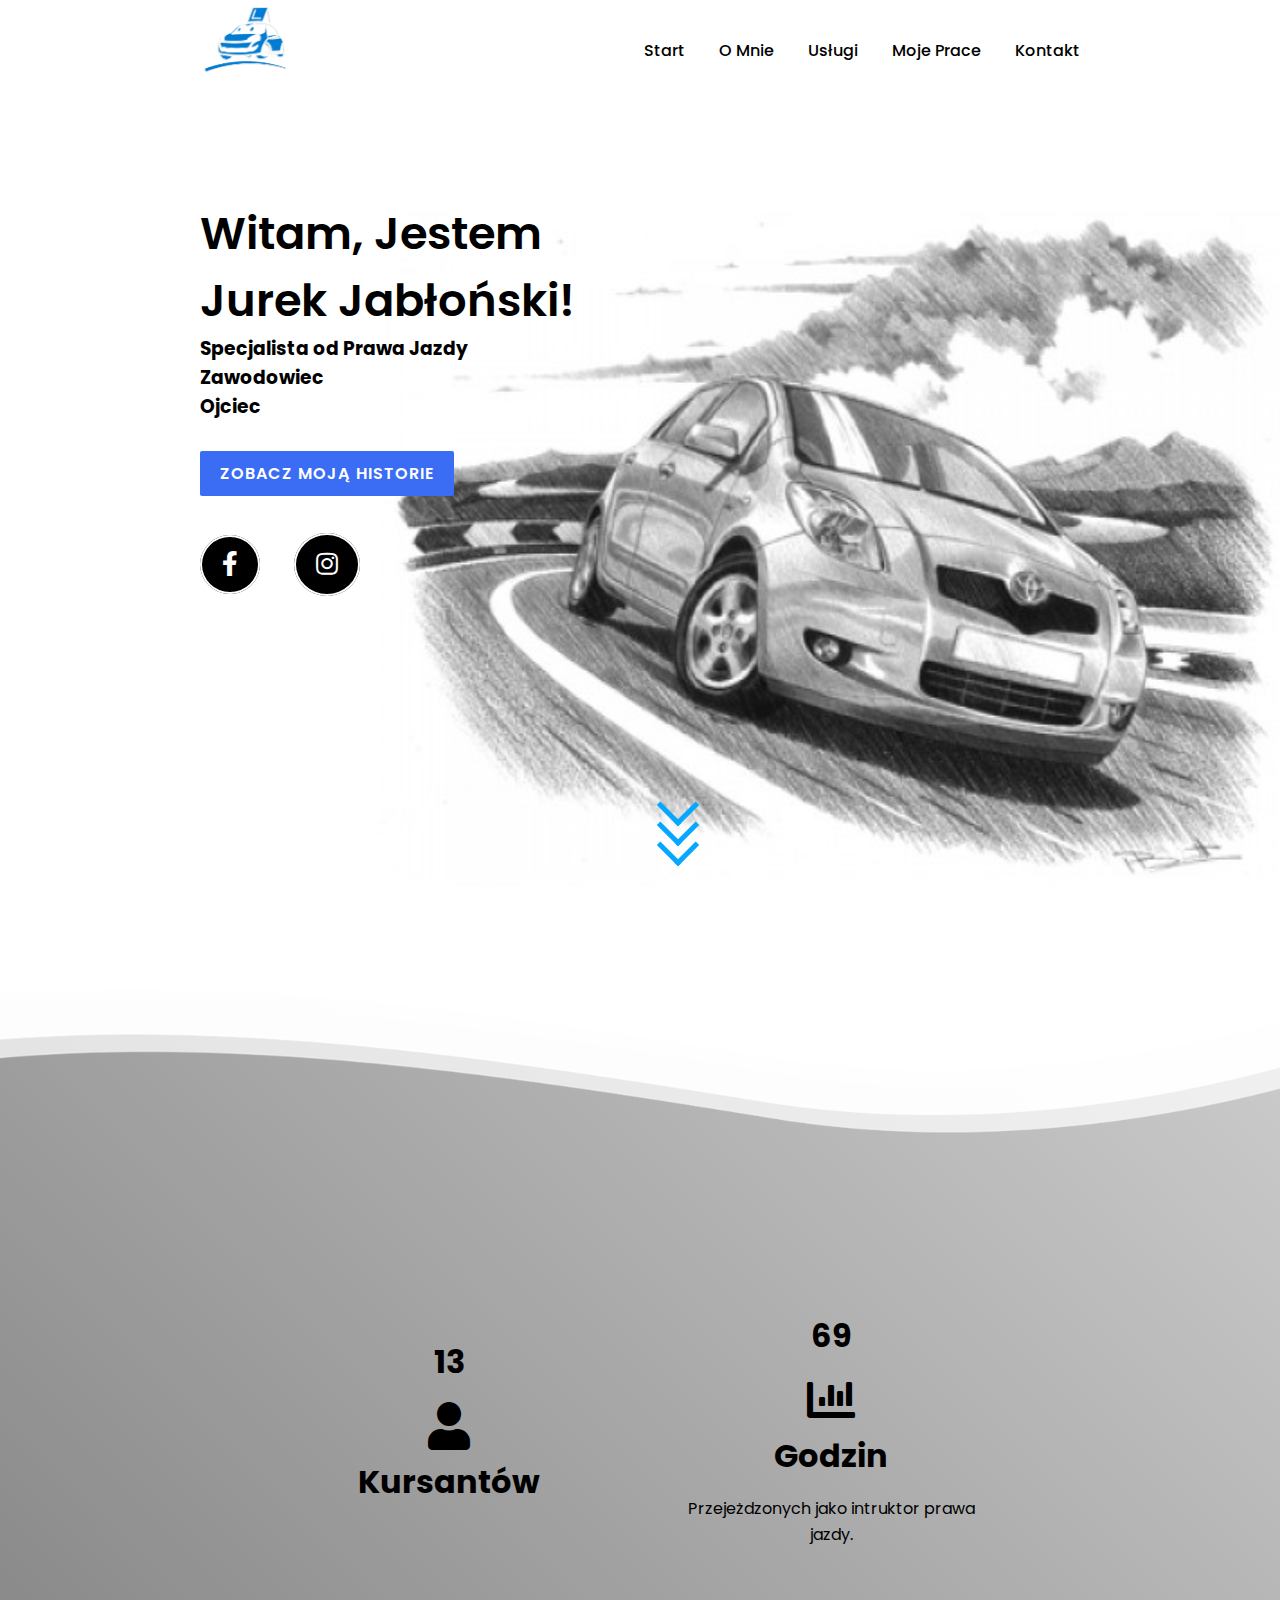
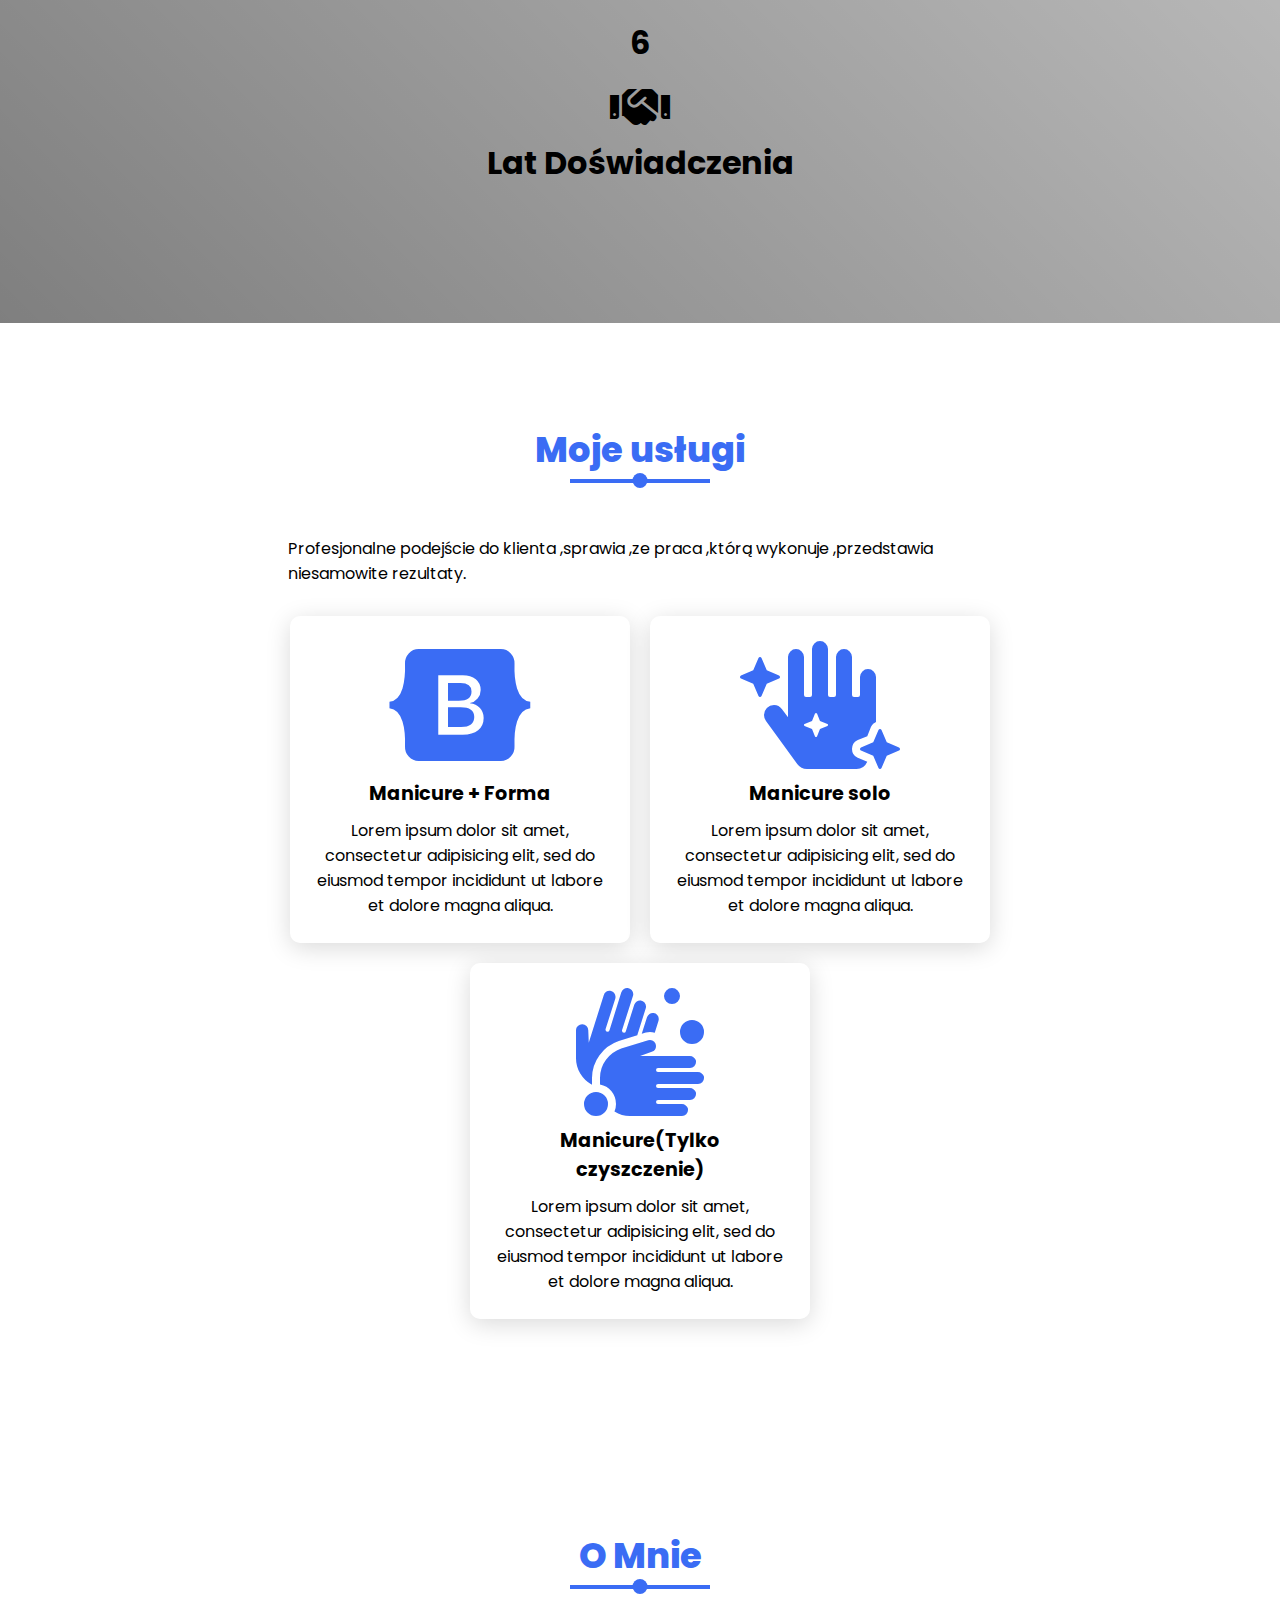
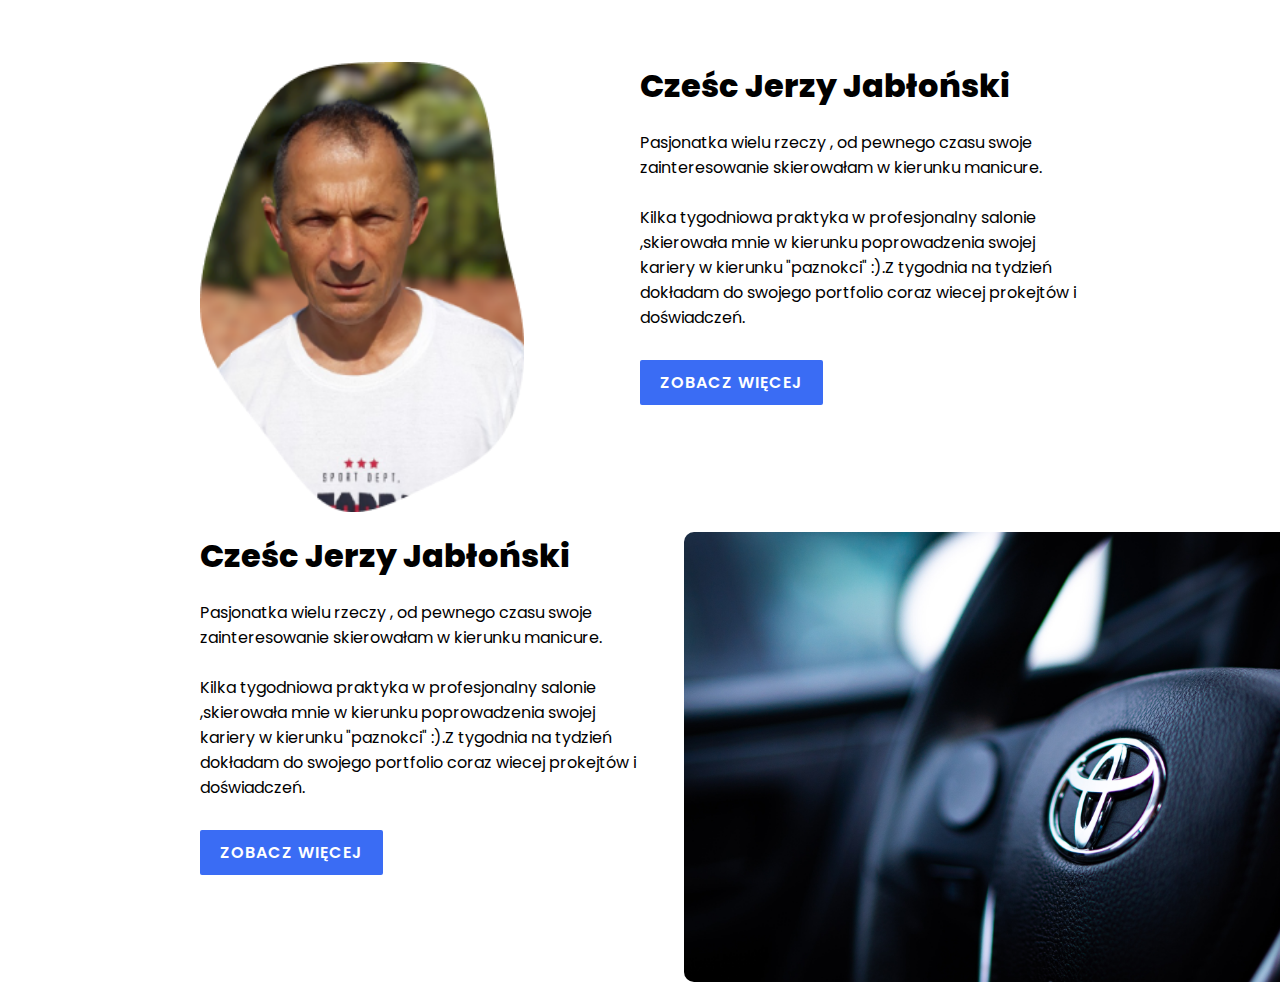
<file: Jerzy/index.html>
<html lang="pl" dir="ltr">

<head>
	<meta charset="utf-8">
	<meta name="viewport" content="width=device-width, initial-scale=1.0">
	<title>Sonosenti</title>
	<link rel="stylesheet" href="https://cdnjs.cloudflare.com/ajax/libs/font-awesome/5.15.2/css/all.min.css" />
	<script src="https://cdnjs.cloudflare.com/ajax/libs/gsap/3.6.0/gsap.min.js"></script>
	<link rel="stylesheet" href="style.css">
</head>

<body>

	<header>
		<a href="#" class="brand"><img class="logo" src="yaris.png" alt=""></a>
		<div class="menu-btn"></div>
		<div class="navigation">
			<a href="#main">Start</a>
			<a href="#about">O Mnie</a>
			<a href="#services">Usługi</a>
			<a href="#work">Moje Prace</a>
			<a href="#contact">Kontakt</a>

		</div>
	</header>

	<section class="main" id="main">
		<div class="content">
			<h2>Witam, Jestem <br><span>Jurek Jabłoński!</span></h2>
			<div class="animated-text">
				<h3>Specjalista od Prawa Jazdy</h3>
				<h3>Zawodowiec</h3>
				<h3>Ojciec</h3>
			</div>
			<a href="#" class="btn">Zobacz Moją Historie</a>
			<div class="media-icons">
				<a href="#"><i class="fab fa-facebook-f"></i></a>
				<a href="https://www.instagram.com/senti_nails/?hl=pl" target="_blank"><i
						class="fab fa-instagram"></i></a>
			</div>

		</div>
		<div class="arrow">
			<span></span>
			<span></span>
			<span></span>
		</div>
	</section>

	<section class="subs">
		<div class="container">
			<div class="box">
				<div id="user">0</div>
				<i class="fas fa-user fa-3x"></i>
				<h2>Kursantów</h2>
				<p>
				</p>
			</div>

			<div class="box">
				<div id="subsc">0</div>
				<i class="fas fa-chart-bar fa-3x"></i>
				<h2>Godzin</h2>
				<p>Przejeżdzonych jako intruktor prawa jazdy.
				</p>
			</div>

			<div class="box">
				<div id="contact">0</div>
				<i class="fas fa-handshake fa-3x"></i>
				<h2>Lat Doświadczenia</h2>
				<p>
				</p>
			</div>

		</div>


	</section>

	<section class="services" id="services">
		<div class="title reveal">
			<h2 class="section-title">Moje usługi</h2>
			<p>Profesjonalne podejście do klienta ,sprawia ,ze praca ,którą wykonuje ,przedstawia niesamowite rezultaty.
			</p>
		</div>
		<div class="content">
			<div class="card reveal">
				<div class="service-icon">
					<i class="fab fa-bootstrap"></i>
				</div>
				<div class="info">
					<h3>Manicure + Forma</h3>
					<p>Lorem ipsum dolor sit amet, consectetur adipisicing elit, sed do eiusmod
						tempor incididunt ut labore et dolore magna aliqua.</p>
				</div>
			</div>
			<!-- !-- Nastepna karta (dodac reveal--! -->
			<div class="card reveal">
				<div class="service-icon">
					<i class="fas fa-hand-sparkles"></i>
				</div>
				<div class="info">
					<h3>Manicure solo</h3>
					<p>Lorem ipsum dolor sit amet, consectetur adipisicing elit, sed do eiusmod
						tempor incididunt ut labore et dolore magna aliqua.</p>
				</div>
			</div>
			<!-- !-- Nastepna karta --! -->
			<div class="card reveal">
				<div class="service-icon">
					<i class="fas fa-hands-wash"></i>
				</div>
				<div class="info">
					<h3>Manicure(Tylko czyszczenie)</h3>
					<p>Lorem ipsum dolor sit amet, consectetur adipisicing elit, sed do eiusmod
						tempor incididunt ut labore et dolore magna aliqua. </p>
				</div>
			</div>

		</div>

	</section>

	<section class="about" id="about">
		<div class="title reveal">
			<h2 class="section-title">O Mnie</h2>
		</div>
		<div class="content">
			<div class="column col-left reveal">
				<div class="img-card">
					<img src="wujekFigma.png" alt="">
				</div>
			</div>
			<div class="column col-right reveal">
				<h2 class="content-title">Cześc Jerzy Jabłoński
				</h2>
				<p class="paragraph-text">Pasjonatka wielu rzeczy , od pewnego czasu swoje zainteresowanie skierowałam w
					kierunku manicure.<br><br>
					Kilka tygodniowa praktyka w profesjonalny salonie ,skierowała mnie w kierunku poprowadzenia swojej
					kariery w kierunku "paznokci" :).Z tygodnia na tydzień dokładam do swojego portfolio coraz wiecej
					prokejtów i doświadczeń.</p>
				<a href="#" class="btn">Zobacz Więcej</a>
			</div>
		</div>

		<div class="content content2">
			<div class="column col-float reveal">
				<div class="img-card">
					<img src="toyota.jpg" alt="">
				</div>
			</div>
			<div class="column col-right reveal">
				<h2 class="content-title">Cześc Jerzy Jabłoński
				</h2>
				<p class="paragraph-text">Pasjonatka wielu rzeczy , od pewnego czasu swoje zainteresowanie skierowałam w
					kierunku manicure.<br><br>
					Kilka tygodniowa praktyka w profesjonalny salonie ,skierowała mnie w kierunku poprowadzenia swojej
					kariery w kierunku "paznokci" :).Z tygodnia na tydzień dokładam do swojego portfolio coraz wiecej
					prokejtów i doświadczeń.</p>
				<a href="#" class="btn">Zobacz Więcej</a>
			</div>
		</div>
	</section>



	<script src="main.js"></script>
</body>

</html>
</file>
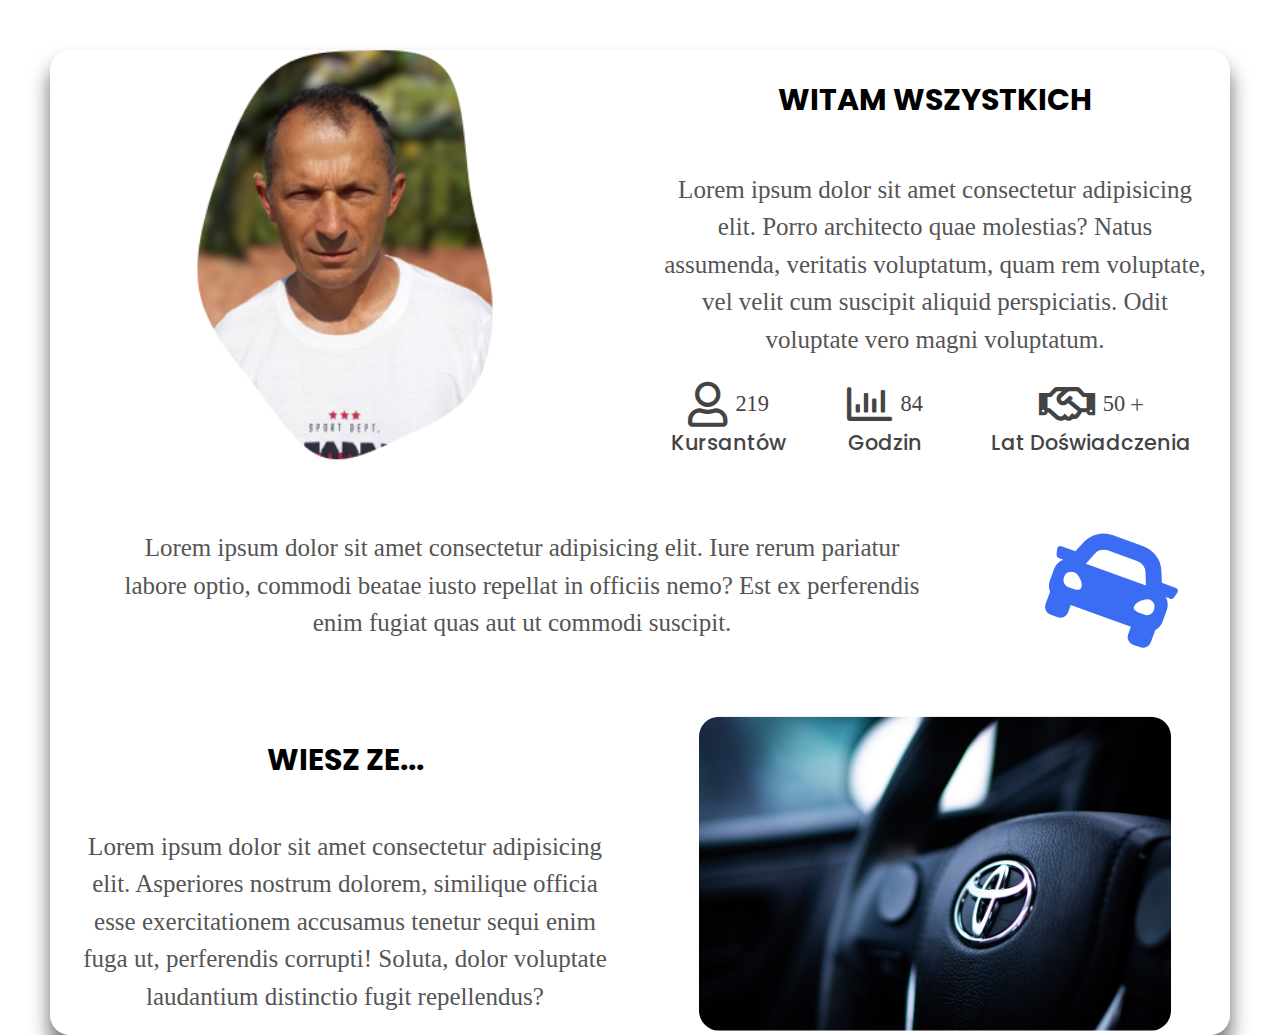
<file: About/indexo.html>
<html lang="pl" dir="ltr">

<head>
    <meta charset="utf-8">
    <meta name="viewport" content="width=device-width, initial-scale=1.0">
    <title>Sonosenti</title>
    <link rel="stylesheet" href="https://cdnjs.cloudflare.com/ajax/libs/font-awesome/5.15.2/css/all.min.css" />
    <script src="https://cdnjs.cloudflare.com/ajax/libs/gsap/3.6.0/gsap.min.js"></script>
    <link rel="stylesheet" href="stylando.css">
    <script src="https://cdnjs.cloudflare.com/ajax/libs/jquery/3.6.0/jquery.min.js"
        integrity="sha512-894YE6QWD5I59HgZOGReFYm4dnWc1Qt5NtvYSaNcOP+u1T9qYdvdihz0PPSiiqn/+/3e7Jo4EaG7TubfWGUrMQ=="
        crossorigin="anonymous"></script>

</head>

<body>
    <div class="container">
        <div class="item-1">
            <img src="wujekFigma.png" alt="Wujek">
        </div>
        <div class="item-2">
            <h3>Witam wszystkich</h3>
            <p>Lorem ipsum dolor sit amet consectetur adipisicing elit. Porro architecto quae molestias? Natus
                assumenda, veritatis voluptatum, quam rem voluptate, vel velit cum suscipit aliquid perspiciatis.
                Odit voluptate vero magni voluptatum.</p>
            <div class="experience">
                <div id="counters_1">

                    <div class="row">
                        <i class="fas fa-user fa-3x"></i>
                        <div class="counter" data-TargetNum="777" data-Easing="linear"> 3
                        </div>
                        <span>Kursantów</span>
                    </div>

                    <div class="row">
                        <i class="fas fa-chart-bar fa-3x"></i>
                        <div class="counter" data-TargetNum="300" data-Easing="linear">0
                        </div>
                        <span>Godzin</span>
                    </div>

                    <div class="row">
                        <i class="fas fa-handshake fa-3x"></i>
                        <div class="counter" data-TargetNum="60" data-Easing="linear" data-Speed="1000">0
                        </div>
                        <p class="sign">+</p>
                        <span>Lat Doświadczenia</span>
                    </div>
                </div>

            </div>
        </div>

        <div class="text">
            <p>Lorem ipsum dolor sit amet consectetur adipisicing elit. Iure rerum pariatur labore optio, commodi beatae
                iusto repellat in officiis nemo? Est ex perferendis enim fugiat quas aut ut commodi suscipit.</p>
        </div>

        <div class="icon"><i class="fas fa-car big"></i>
        </div>
        <div class="item-3">
            <h3>Wiesz ze...</h3>
            <p>Lorem ipsum dolor sit amet consectetur adipisicing elit. Asperiores nostrum dolorem, similique
                officia esse exercitationem accusamus tenetur sequi enim fuga ut, perferendis corrupti! Soluta,
                dolor voluptate laudantium distinctio fugit repellendus?</p>
        </div>
        <div class="item-4">
            <img src="toyota.jpg" alt="Toyota">
        </div>
    </div>

    <script src="multi-animated-counter.js"></script>
</body>

</html>
</file>
<file: Jerzy/style.css>
@import url('https://fonts.googleapis.com/css2?family=Poppins&:ital,wght@0,100;0,200;0,300;0,400;0,500;0,600;0,700;0,800;');

*{
	margin: 0;
	padding: 0;
	box-sizing: border-box;
	font-family:'Poppins', sans-serif;
	scroll-behavior: smooth;
}

html,body{
    overflow-x: hidden;
}
section{
	padding: 100px 200px;

}
header{
	z-index:999;
	/*position: fixed;*/
	/*background: rgba(255, 255, 255, 0.1);*/
	/*background: rgba(255, 25, 0, 0.2);*/
	top: 0;
	left:0;
	width:100%;
	padding: 0px 200px;
	display: flex;
	justify-content: space-between;
	align-items: center;
	transition: 0.5s ease;
}
header.sticky{
	background: #3a6cf4;
	padding: 10px 200px;
}
header .brand{
	color:#fff;
	font-size: 1.8em;
	font-weight: 700;
	text-transform: uppercase;
	text-decoration: none;
}
header .logo{
	width:100px;
	height: 100px;
}
header .navigation{
	postion: relative;
}
header .navigation a{
	padding-bottom: 5px;
	color: #000;
	font-size: 1.0rem;
	font-weight: 500;
	text-decoration: none;
	margin-left: 30px;

}
header .navigation a:hover{
	border-bottom: 3px solid black;
}

/*header.sticky .navigation a:hover{
	color:000;
}*/
body{
	min-height: 100vh;
}

.main{
	position: relative;
	width: 100%;
	min-height: 100vh;
	display: flex;
	/*align-items: center;*/
	background: url(yaris3.jpg)no-repeat;
	background-size: contain;
	background-color: #fff;
	background-position: right;
	/* background-attachment: fixed;  */
}
.main .content{
	max-width: 800px;
}
.main .content h2{
	color:#000;
	font-size: 2em;
	font-weight:500;
}
.main .content h2{
	font-size: 2.8em;
	font-weight: 600;
}

.btn{
	margin-top: 30px;
	color: #fff;
	background: #3a6cf4;
	font-size: 1em;
	font-weight: 600;
	display: inline-block;
	padding: 10px 20px;
	text-transform: uppercase;
	text-decoration: none;
	letter-spacing: 1px;
	border-radius: 2px;
	transition: 0.5s ease;
}

.btn:hover{
	background: #235bf6;
}

.media-icons{
	margin-top: 50px;

}
.media-icons a{
	border: 2px solid white;
	border-radius: 50%;
	padding: 10px 20px;
	background-color: #000;
	color:#fff;
	font-size: 25px;
	margin-right: 30px;
}
.media-icons a:nth-child(2){
	padding: 12px 20px;
}

.arrow{
	position: absolute;
	top:65%;
	left:53%;
	transform: translate(-50%, 230%);
}

.arrow span{
	display: block;
	width: 30px;
	height: 30px;
	border-bottom: 5px solid #06A8FF;
	border-right: 5px solid #06A8FF;
	transform: rotate(45deg);
	margin: -10px;
	animation: scroll 2s infinite;
}

.arrow span:nth-child(2){
	animation-delay: -.2s;
}

.arrow span:nth-child(3){
	animation-delay: -.4s;
}

@keyframes scroll{
	0%{
		opacity:0;
		transform: rotate(45deg) translate(-20px, -20px);
	}
	50%{
		opacity:1;
	}
	100%{
		opacity:0;
		transform: rotate(45deg) translate(20px, 20px);
	}
}

.subs{
	width:100%;
	/* height:100vh; */
	display: flex;
	flex-wrap: wrap;
	justify-content: center;
	align-items: center;
	background-image: linear-gradient(45deg, rgba(0,0,0, .5)0%, rgba(0,0,0, .2)100%);
	background-repeat: no-repeat;
	background-position: center;
	background-size: cover;

}
.counter-up .content{
	z-index: 1;
	position: relative;
	display: flex;
	width: 100%;
	height: 100%;
	flex-wrap: wrap;
	align-items: center;
	justify-content: space-between;
  }

.subs .container {
	z-index: 1;
	position: relative;
	display: flex;
	width: 100%;
	height: 100%;
	flex-wrap: wrap;
	margin-top:10rem;
	/* align-items: center;
	justify-content: space-between; */
	/* width: 100%;
	display: flex; */
	/*flex-wrap: wrap;*/

	justify-content: center;
	align-items: center;
	flex-direction:row;
}
/* .counter-up .content .box{
	border: 1px dashed rgba(255,255,255,0.6);
	width: calc(25% - 30px);
	border-radius: 5px;
	display: flex;
	align-items: center;
	justify-content: space-evenly;
	flex-direction: column;
	padding: 20px;
  } */

.subs .container .box{
	/* border: 2px solid white;
    border-radius: 10%; */
	width: calc(25% - 30px);
	width:350px;
	height: auto;
	padding: 1rem .5rem;
	margin: 0 1rem;
	color: black;
	text-align: center;
	display: flex;
	align-items: center;
	justify-content: space-evenly;
	flex-direction: column;
	padding: 20px;
}

.box i {

	margin: 1rem 0 0 0;

}


/*To mozna pozmieniac*/
.box h2{
	font-size: 2rem;
	font-weight: bold;
	margin: .5rem 0 1rem 0;
}

.box p {
	display:flex;
	line-height: 1.6;
	/*word-break: break-all;*/
}

#user,#subsc,#contact{
	font-size: 2rem;
	font-weight: bold;
	margin: 2rem 0 0 0;
}

.subs::before{
	content:"";
	position: absolute;
	/* top: -3px; */
	bottom: -28%;
	left: 0;
	width: 100%;
	height: 11.1rem;
	background: url("wave-large-reversed1.png") center no-repeat;
	background-size: cover;
}

*::before,
*::after{
	margin: 0;
	padding: 0;
	box-sizing: inherit;
}

.services .content{
	display: flex;
	justify-content: center;
	flex-wrap: wrap;
	flex-direction: row;
	margin-top: 20px;
}
.title p{
	font-size: 1em;
	width:80%;
}

.services .content .card{
	background: #fff;
	width: 340px;
	margin:10px;
	padding:25px;
	justify-content: center;
	align-items: center;
	flex-direction: column;
	box-shadow: 0 5px 25px rgba(1 1 1 / 15%);
	border-radius: 10px;
}
.services .content .card .service-icon{
	color:#3a6cf4;
	font-size: 8em;
	text-align: center;
	transition: transform 0.5s ease;
}
.services .content .card:hover .service-icon{
	transform: translateY(-10px);
}

.services .content .card .info{
	text-align:center;
}
.services .content .card .info h3{
	color: #000;
	font-size: 1.2em;
	font-weight: 700;
	margin:10px;
	text-align: center;
}
.service-icon .counter {
	font-size: 4rem;
}

@media screen and (max-width: 1036px) {
	.subs{
	  padding: 50px 50px 0 50px;
	}
	/* .section{
		padding: 80px 20px;
	} */
	.subs .container .box{
		width: calc(50% - 30px);
		margin-bottom: 50px;
	  }
}
@media screen and (max-width: 580px) {
	.subs .container .box{
	  width: 100%;
	}
	.section{
		padding: 80px 20px;
	}
  }
  @media screen and (max-width: 500px) {
	
	.subs{
	  padding: 30px 20px 0 20px;
	}
  }

  .title{
	width: 100%;
	display: flex;
	justify-content: center;
	align-items: center;
	flex-direction: column;
}
.section-title{
	position: relative;
	color:#3a6cf4;
	font-size:2.2rem;
	font-weight: 800;
	margin-bottom: 60px;
}
.section-title:before{
	content:'';
	position: absolute;
	top:56px;
	left: 50%;
	width: 140px;
	height:4px;
	background: #3a6cf4;
	transform: translateX(-50%);
}

.section-title:after{
	content: '';
	position: absolute;
	top:50px;
	left:50%;
	width: 15px;
	height: 15px;
	border-radius: 50%;
	background: #3a6cf4;
	transform: translateX(-50%);
}

.about .content{
	postion: relative;
	width:100%;
	display: flex;
	justify-content: space-between;
	margin-top: 20px;
}
.about .content .col-left{
	position: relative;
	width:45%;
}
.about .content .col-right{
	position: relative;
	width:50%;
}
.about .content .col-left .img-card{
	position: relative;
	width:100%;
	min-height: 450px;
}

.about .content .col-left .img-card img{
	position: absolute;
	top:0;
	left:0;
	/* width:100%; */
	height:100%;
	object-fit: cover;
	border-radius: 10px;
	/*object-fit: contain;*/
}

.about .content .col-right .content-title{
	font-size: 2em;
	font-weight: 800;
	margin-bottom: 20px;
}
.about .content .col-right .paragraph-text{
	font-size: 1em;
}

.about .content .col-float{
	/* position: relative; */
	float: right;
	width:45%;
}

.about .content .col-float .img-card img{
	position: absolute;
	top:0;
	left:0;
	/* width:100%; */
	height:100%;
	object-fit: cover;
	border-radius: 10px;
	/*object-fit: contain;*/
}

.about .content .col-float .img-card{
	position: relative;
	width:100%;
	min-height: 450px;
}

.about .content2{
	display:block;
}
</file>
<file: About/stylando.css>
@import url('https://fonts.googleapis.com/css2?family=Poppins&:ital,wght@0,100;0,200;0,300;0,400;0,500;0,600;0,700;0,800;');

* {
    margin: 0;
    padding: 0;
    box-sizing: border-box;
}

body {
    /* width: 110vh; */
    height: 110vh;
    padding: 50px 200px;
    /* background-color: orangered; */
    /* background: linear-gradient( to right bottom,#070808, #131853); */
}

.container{
    position: relative;
    width: 100%;
    /* height: 100%; */
    background-color: white;
    display: flex;
    flex-wrap: wrap;
    justify-content: space-between;

   
    border-radius: 20px;
    box-shadow: 0 15px 20px rgb(0 0 0 / 60%);
    
    
}

.item-1 {
    flex: 0 0 50%;
    
}

.item-2 {
    position: relative;
    flex: 0 0 50%;
    display: flex;
    flex-direction: column;
    justify-content: space-around;
}

.item-3 {
    flex: 0 0 50%;
}

.item-4 {
    flex: 0 0 40%;
    margin-right: 5%;
}

.item-4 img {
    width: 100%;
    position: relative;
    top: 50%;
    left: 50%;
    transform: translate(-50%,-50%);
    border-radius: 20px;
}

h3 {
    text-align: center;
    margin: 25px;
    font-weight: 700;
    font-size: 30px;
    text-transform: uppercase;
    font-family: 'Poppins', sans-serif;
}

p {
    text-align: center;
    font-size: 25px;
    padding: 20px;
    line-height: 1.5;
    color: #555;
}

.item-1 img{
    /* margin: 0 auto;
    display: flex;
    justify-content: center;
    align-items: center; */
    

    width: 50%;
    position: relative;
    top: 50%;
    left: 50%;
    transform: translate(-50%, -50%)
}

.experience {
    align-self: center;
}

#counters_1 {
    display: flex;
    width: 100%;
    justify-content: space-around;
    font-size: 25px;  /*30px dla duzych */
    align-items: center;
}

.sign {
    padding: 0;
    padding-left: 5px;
}

.row {
    display:flex;
    /* display: contents; */
    justify-content: center;
    align-items: center;
    font-size: 60%;
    /* padding: 20px; */
    color: #454444;

    flex-wrap: wrap;
    /* width: 100%; */
    /* max-width: 40%; */
}

.text {
    padding: 50px;
    flex: 0 0 80%;
}

.icon {
    flex: 0 0 20%;
    align-self: center;
    justify-self: center;
    color: #3a6cf4;
    font-size: 8em;
    display: flex;
    justify-content: center;

    /* padding-right: 60px; */
    /* transform: rotate(
20deg
); */
}

.fa, .fas {
    font-weight: 500;
}

.big {
    font-weight: 800;
    transform: rotate(20deg);
}

.counter {
    font-size: 1.4rem;
    padding-left: 8px;
    min-width: 10%;
    text-align: center;
}

span {
    /* margin-top: 20px; */
    font-size: 1.3rem;
    font-weight: 500;
    font-family: 'Poppins', sans-serif;
}

@media (min-width: 1600px) {
    .row {
        padding: 15px;
    }
    span {
        margin-left: 5px;
    }
}

@media (max-width: 1300px) {
    body {
        padding: 50px 50px;
    }
}

@media (max-width: 1000px) {
    .container {
        flex-direction: column;
    }

    .item-1 img {
        width: auto;
    }

    .item-4 {
        margin-right:0;
    }

    .item-4 img {
        width: 65%;
        display: flex;
        margin: 0 auto;
        top:0;
        left: 0;
        transform: translate(0);
    }

    span {
        margin-left: 100px;
        font-size: 20.8px;
    }
}

@media (max-width:800px) {
    span {
        margin-left:0;
        /* font-size: 16px; */
    }
}

@media (max-width: 600px) {
    body {
        padding:0;
    }

    .item-4 img {
        width: 90%;
    }

    .container {
        border-radius: 0;
    }
}

@media (max-width: 450px) {
    span {
        font-size: 16px;
    }
}
</file>
